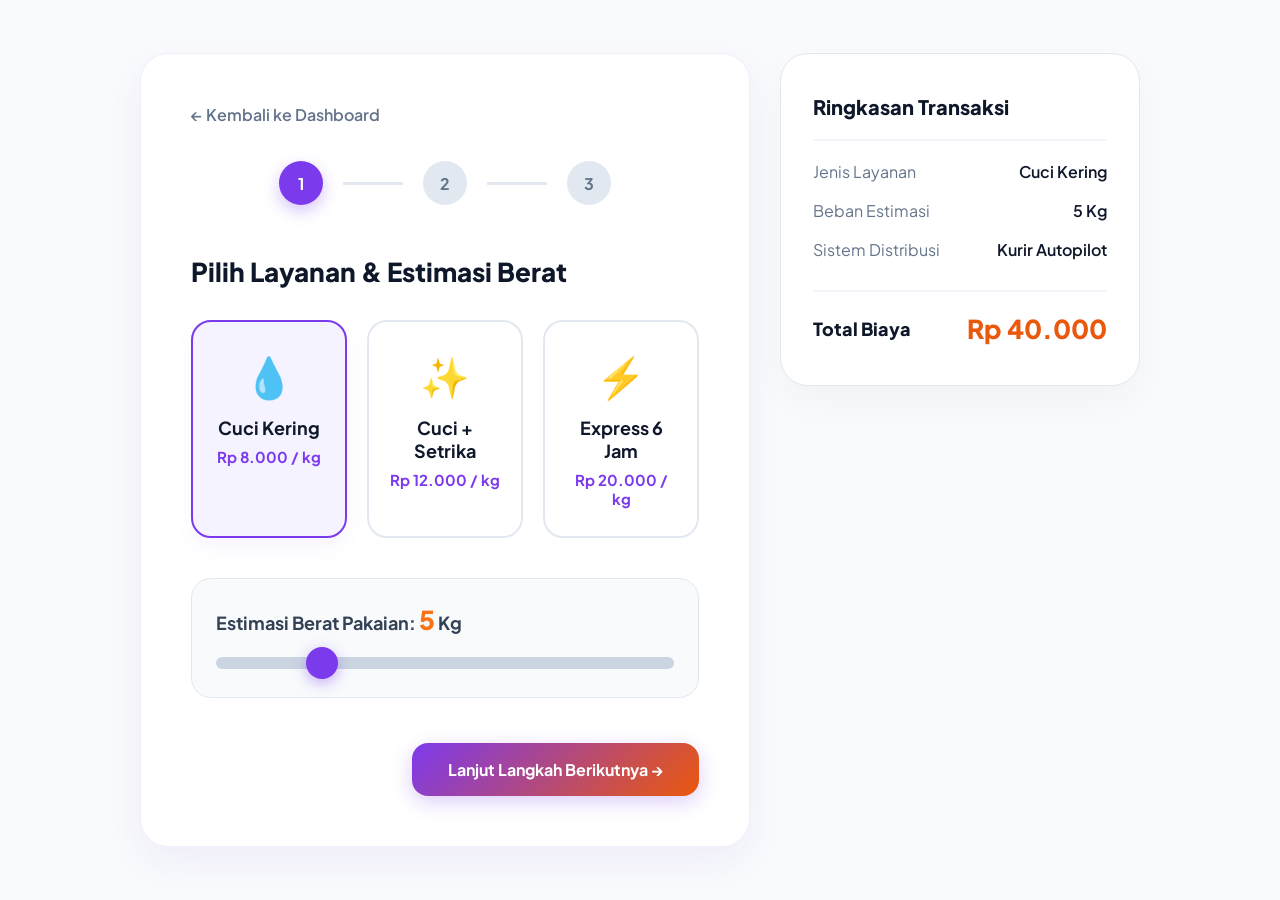
<file: order.html>
<!-- order.html -->
<!DOCTYPE html>
<html lang="id">
<head>
  <meta charset="UTF-8">
  <meta name="viewport" content="width=device-width, initial-scale=1.0">
  <title>Pemesanan Kilat Premium — WashWiz</title>
  <!-- Google Fonts -->
  <link href="https://fonts.googleapis.com/css2?family=Plus+Jakarta+Sans:wght@400;500;600;700;800&display=swap" rel="stylesheet">
  
  <style>
    * {
      margin: 0;
      padding: 0;
      box-sizing: border-box;
      font-family: 'Plus Jakarta Sans', sans-serif;
    }

    body {
      background: #f8fafc;
      min-height: 100vh;
      display: flex;
      justify-content: center;
      align-items: center;
      padding: 40px 20px; 
    }

    .container {
      display: flex;
      gap: 30px;
      max-width: 1000px; 
      width: 100%;
    }

    /* Card Utama Kiri */
    .main-card {
      background: white;
      border-radius: 28px;
      padding: 50px; 
      flex: 1;
      box-shadow: 0 15px 35px rgba(109, 40, 217, 0.06);
      border: 1px solid rgba(109, 40, 217, 0.08);
      position: relative;
    }

    .back-btn {
      color: #64748b;
      text-decoration: none;
      font-size: 16px; /* Diperbesar */
      display: inline-flex;
      align-items: center;
      gap: 8px;
      margin-bottom: 36px;
      font-weight: 600;
    }

    /* Stepper Indikator (Diperbesar) */
    .stepper {
      display: flex;
      justify-content: center;
      align-items: center;
      gap: 20px;
      margin-bottom: 50px;
    }

    .step-circle {
      width: 44px; /* Naik dari 32px */
      height: 44px; /* Naik dari 32px */
      border-radius: 50%;
      background: #e2e8f0;
      color: #64748b;
      display: flex;
      justify-content: center;
      align-items: center;
      font-weight: 700;
      font-size: 16px;
      transition: all 0.3s;
    }

    .step-circle.active {
      background: #7c3aed;
      color: white;
      box-shadow: 0 6px 16px rgba(124, 58, 237, 0.3);
    }

    .step-line {
      height: 3px;
      background: #e2e8f0;
      width: 60px; /* Diperpanjang */
    }

    /* Form Sections */
    .form-step {
      display: none;
    }

    .form-step.active {
      display: block;
    }

    h3 {
      font-size: 26px; /* Naik dari 22px */
      color: #0f172a;
      margin-bottom: 32px;
      font-weight: 800;
    }

    /* LAYANAN CARDS (DIURUS AGAR JAUH LEBIH BESAR & NYAMAN DI MATA) */
    .services-grid {
      display: grid;
      grid-template-columns: repeat(3, 1fr);
      gap: 20px;
      margin-bottom: 40px;
    }

    .service-option {
      border: 2.5px solid #e2e8f0;
      border-radius: 20px;
      padding: 28px 20px; /* Ditambah ruang vertikal */
      cursor: pointer;
      text-align: center;
      transition: all 0.25s ease;
      background: #ffffff;
    }

    .service-option:hover {
      border-color: #cbd5e1;
      transform: translateY(-2px);
    }

    .service-option.selected {
      border-color: #7c3aed;
      background: #f5f3ff;
      box-shadow: 0 10px 20px rgba(124, 58, 237, 0.05);
    }

    /* Emoji / Ikon di dalam kotak */
    .service-icon {
      font-size: 40px; /* Ukuran besar mencolok */
      margin-bottom: 14px;
      display: block;
    }

    .service-option h4 {
      font-size: 18px; /* Diperbesar */
      color: #0f172a;
      margin-bottom: 8px;
      font-weight: 700;
    }

    .service-option p {
      font-size: 15px;
      color: #7c3aed;
      font-weight: 700;
    }

    /* SLIDER BERAT (DIJADIKAN LEBIH TEBAL DAN BESAR) */
    .weight-container {
      margin-bottom: 45px;
      background: #f8fafc;
      padding: 24px;
      border-radius: 20px;
      border: 1px solid #e2e8f0;
    }

    .weight-label {
      font-size: 18px;
      font-weight: 700;
      margin-bottom: 16px;
      color: #334155;
    }

    .weight-label span {
      color: #f97316;
      font-size: 26px; /* Nilai angka diperbesar */
      font-weight: 800;
    }

    .slider {
      width: 100%;
      -webkit-appearance: none;
      height: 12px; /* Dipertebal dari 8px */
      border-radius: 6px;
      background: #cbd5e1;
      outline: none;
    }

    /* Lingkaran Penarik Slider (Thumb) */
    .slider::-webkit-slider-thumb {
      -webkit-appearance: none;
      width: 32px; /* Diperbesar drastis dari 24px */
      height: 32px;
      border-radius: 50%;
      background: #7c3aed;
      cursor: pointer;
      box-shadow: 0 4px 14px rgba(124, 58, 237, 0.4);
      transition: transform 0.1s;
    }
    .slider::-webkit-slider-thumb:hover {
      transform: scale(1.15);
    }

    /* INPUT FIELDS STEP 2 (DIJADIKAN LENGANG DAN LEBAR) */
    .input-group {
      margin-bottom: 24px;
    }

    .input-group label {
      display: block;
      font-size: 16px;
      font-weight: 700;
      color: #334155;
      margin-bottom: 10px;
    }

    .input-group input, .input-group textarea {
      width: 100%;
      padding: 16px 20px; /* Makin longgar */
      border: 2.5px solid #e2e8f0;
      border-radius: 16px;
      outline: none;
      font-size: 16px;
      color: #0f172a;
      transition: all 0.3s;
    }

    .input-group input:focus, .input-group textarea:focus {
      border-color: #7c3aed;
      box-shadow: 0 0 0 4px rgba(124, 58, 237, 0.1);
    }

    /* TOMBOL AKSI (DIURUS LEBIH BESAR DAN EMPOWERING) */
    .btn-group {
      display: flex;
      justify-content: flex-end;
      gap: 16px;
      margin-top: 40px;
    }

    .btn {
      padding: 16px 36px; /* Diperluas ukurannya */
      border-radius: 16px;
      font-weight: 700;
      cursor: pointer;
      border: none;
      font-size: 16px;
      transition: all 0.25s;
    }

    .btn-secondary {
      background: #e2e8f0;
      color: #475569;
    }

    .btn-primary {
      background: linear-gradient(135deg, #7c3aed, #ea580c);
      color: white;
      box-shadow: 0 6px 20px rgba(124, 58, 237, 0.25);
    }

    .btn:hover {
      transform: translateY(-3px);
      box-shadow: 0 8px 24px rgba(124, 58, 237, 0.35);
    }

    /* KANAN: CARD RINGKASAN TOTALAN (DIIMBANGI LEBIH BESAR) */
    .summary-card {
      background: white;
      border-radius: 28px;
      padding: 40px 32px;
      width: 360px; /* Lebar ditambah dari 320px */
      box-shadow: 0 15px 35px rgba(0, 0, 0, 0.03);
      border: 1px solid #e2e8f0;
      align-self: flex-start;
    }

    .summary-card h3 {
      font-size: 20px;
      border-bottom: 2px solid #f1f5f9;
      padding-bottom: 20px;
      margin-bottom: 20px;
    }

    .summary-row {
      display: flex;
      justify-content: space-between;
      margin-bottom: 18px;
      font-size: 16px;
    }

    .summary-row .label { color: #64748b; }
    .summary-row .value { color: #0f172a; font-weight: 600; }

    .total-row {
      display: flex;
      justify-content: space-between;
      align-items: center;
      margin-top: 30px;
      padding-top: 20px;
      border-top: 2px solid #f1f5f9;
    }

    .total-row .label { font-weight: 800; color: #0f172a; font-size: 18px; }
    .total-row .price { font-weight: 800; color: #ea580c; font-size: 26px; }

    /* Sukses Halaman */
    .success-state {
      text-align: center;
      padding: 50px 0;
    }
    .success-icon {
      font-size: 80px;
      margin-bottom: 24px;
    }
  </style>
</head>
<body>

<div class="container">
  <!-- SISI KIRI: FORM MULTI-STEP -->
  <div class="main-card">
    <a href="index.html" class="back-btn">← Kembali ke Dashboard</a>
    
    <!-- Indikator Langkah -->
    <div class="stepper">
      <div class="step-circle active" id="circle1">1</div>
      <div class="step-line"></div>
      <div class="step-circle" id="circle2">2</div>
      <div class="step-line"></div>
      <div class="step-circle" id="circle3">3</div>
    </div>

    <form id="laundryForm">
      <!-- LANGKAH 1: PILIH LAYANAN & BERAT -->
      <div class="form-step active" id="step1">
        <h3>Pilih Layanan & Estimasi Berat</h3>
        
        <div class="services-grid">
          <div class="service-option selected" onclick="selectService('Cuci Kering', 8000, this)">
            <span class="service-icon">💧</span>
            <h4>Cuci Kering</h4>
            <p>Rp 8.000 / kg</p>
          </div>
          <div class="service-option" onclick="selectService('Cuci + Setrika', 12000, this)">
            <span class="service-icon">✨</span>
            <h4>Cuci + Setrika</h4>
            <p>Rp 12.000 / kg</p>
          </div>
          <div class="service-option" onclick="selectService('Express 6 Jam', 20000, this)">
            <span class="service-icon">⚡</span>
            <h4>Express 6 Jam</h4>
            <p>Rp 20.000 / kg</p>
          </div>
        </div>

        <div class="weight-container">
          <div class="weight-label">Estimasi Berat Pakaian: <span id="weightValue">5</span> Kg</div>
          <input type="range" min="1" max="20" value="5" class="slider" id="weightSlider">
        </div>

        <div class="btn-group">
          <button type="button" class="btn btn-primary" onclick="nextStep(2)">Lanjut Langkah Berikutnya →</button>
        </div>
      </div>

      <!-- LANGKAH 2: ISI DATA DIRI -->
      <div class="form-step" id="step2">
        <h3>Informasi Pengiriman & Kontak</h3>
        
        <div class="input-group">
          <label>Nama Lengkap</label>
          <input type="text" id="inputNama" placeholder="Masukkan nama lengkap Anda" required>
        </div>

        <div class="input-group">
          <label>Nomor WhatsApp / Telp</label>
          <input type="tel" id="inputTelp" placeholder="Contoh: 08123456789" required>
        </div>

        <div class="input-group">
          <label>Alamat Email</label>
          <input type="email" id="inputEmail" placeholder="namaanda@email.com" required>
        </div>

        <div class="input-group">
          <label>Alamat Lengkap Penjemputan Kurir</label>
          <textarea id="inputAlamat" rows="3" placeholder="Tuliskan detail blok, nomor rumah, atau nama kost Anda" required></textarea>
        </div>

        <div class="btn-group">
          <button type="button" class="btn btn-secondary" onclick="prevStep(1)">← Ganti Layanan</button>
          <button type="button" class="btn btn-primary" onclick="nextStep(3)">Konfirmasi & Selesaikan Pesanan</button>
        </div>
      </div>

      <!-- LANGKAH 3: SUKSES -->
      <div class="form-step" id="step3">
        <div class="success-state">
          <div class="success-icon">🎉</div>
          <h3>Pesanan Berhasil Dibuat!</h3>
          <p style="color: #64748b; margin-bottom: 40px; font-size: 18px; line-height: 1.6;">Kurir autopilot WashWiz akan segera meluncur ke lokasi Anda untuk menjemput pakaian.</p>
          <!-- LINK DIUBAH KE layanan.html -->
          <a href="layanan.html" class="btn btn-primary" style="text-decoration: none; display: inline-block;">Masuk ke Panel Dashboard</a>
        </div>
      </div>
    </form>
  </div>

  <!-- SISI KANAN: RINGKASAN PESANAN -->
  <div class="summary-card" id="summaryCard">
    <h3>Ringkasan Transaksi</h3>
    <div style="margin-top: 20px;">
      <div class="summary-row">
        <span class="label">Jenis Layanan</span>
        <span class="value" id="summaryService">Cuci Kering</span>
      </div>
      <div class="summary-row">
        <span class="label">Beban Estimasi</span>
        <span class="value" id="summaryWeight">5 Kg</span>
      </div>
      <div class="summary-row">
        <span class="label">Sistem Distribusi</span>
        <span class="value">Kurir Autopilot</span>
      </div>
      
      <!-- Detail Data Diri -->
      <div id="summaryCustomerDetails" style="margin-top: 20px; padding-top: 20px; border-top: 1px dashed #e2e8f0; display: none;">
        <div class="summary-row">
          <span class="label">Pelanggan:</span>
          <span class="value" id="smName">-</span>
        </div>
        <div class="summary-row">
          <span class="label">Kontak:</span>
          <span class="value" id="smTelp">-</span>
        </div>
      </div>

      <div class="total-row">
        <span class="label">Total Biaya</span>
        <span class="price" id="summaryTotal">Rp 40.000</span>
      </div>
    </div>
  </div>
</div>

<script>
  let selectedServiceName = "Cuci Kering";
  let pricePerKg = 8000;
  let currentWeight = 5;

  const slider = document.getElementById('weightSlider');
  const weightValue = document.getElementById('weightValue');
  const summaryService = document.getElementById('summaryService');
  const summaryWeight = document.getElementById('summaryWeight');
  const summaryTotal = document.getElementById('summaryTotal');
  const summaryCard = document.getElementById('summaryCard');

  function updateCalculations() {
    weightValue.innerText = currentWeight;
    summaryWeight.innerText = currentWeight + " Kg";
    let totalPrice = pricePerKg * currentWeight;
    summaryTotal.innerText = "Rp " + totalPrice.toLocaleString('id-ID');
  }

  slider.addEventListener('input', function() {
    currentWeight = parseInt(this.value);
    updateCalculations();
  });

  function selectService(name, price, element) {
    selectedServiceName = name;
    pricePerKg = price;
    document.querySelectorAll('.service-option').forEach(opt => opt.classList.remove('selected'));
    element.classList.add('selected');
    summaryService.innerText = name;
    updateCalculations();
  }

  function nextStep(step) {
    if (step === 3) {
      const nama = document.getElementById('inputNama').value;
      const telp = document.getElementById('inputTelp').value;
      const email = document.getElementById('inputEmail').value;
      const alamat = document.getElementById('inputAlamat').value;

      if (!nama || !telp || !email || !alamat) {
        alert("Mohon isi seluruh kolom kontak dan pengiriman terlebih dahulu!");
        return;
      }

      // DISINKRONKAN: Key diubah menjadi '_active_order' sesuai kebutuhan layanan.html
      const randomID = "WWZ-" + new Date().getFullYear() + "-" + Math.floor(1000 + Math.random() * 9000);
      const activeOrderPayload = {
        orderID: randomID,
        service: selectedServiceName,
        weight: currentWeight
      };
      localStorage.setItem('_active_order', JSON.stringify(activeOrderPayload));
    }

    document.querySelectorAll('.form-step').forEach(s => s.classList.remove('active'));
    document.getElementById('step' + step).classList.add('active');

    document.querySelectorAll('.step-circle').forEach(c => c.classList.remove('active'));
    for(let i=1; i<=step; i++) {
      document.getElementById('circle' + i).classList.add('active');
    }

    if (step === 2) {
      document.getElementById('summaryCustomerDetails').style.display = 'block';
      document.getElementById('inputNama').addEventListener('input', (e) => document.getElementById('smName').innerText = e.target.value || '-');
      document.getElementById('inputTelp').addEventListener('input', (e) => document.getElementById('smTelp').innerText = e.target.value || '-');
    }

    if (step === 3) {
      summaryCard.style.display = 'none';
    }
  }

  function prevStep(step) {
    document.querySelectorAll('.form-step').forEach(s => s.classList.remove('active'));
    document.getElementById('step' + step).classList.add('active');

    document.querySelectorAll('.step-circle').forEach(c => c.classList.remove('active'));
    for(let i=1; i<=step; i++) {
      document.getElementById('circle' + i).classList.add('active');
    }

    if (step === 1) {
      document.getElementById('summaryCustomerDetails').style.display = 'none';
    }
  }

  updateCalculations();
</script>
</html>
</file>
